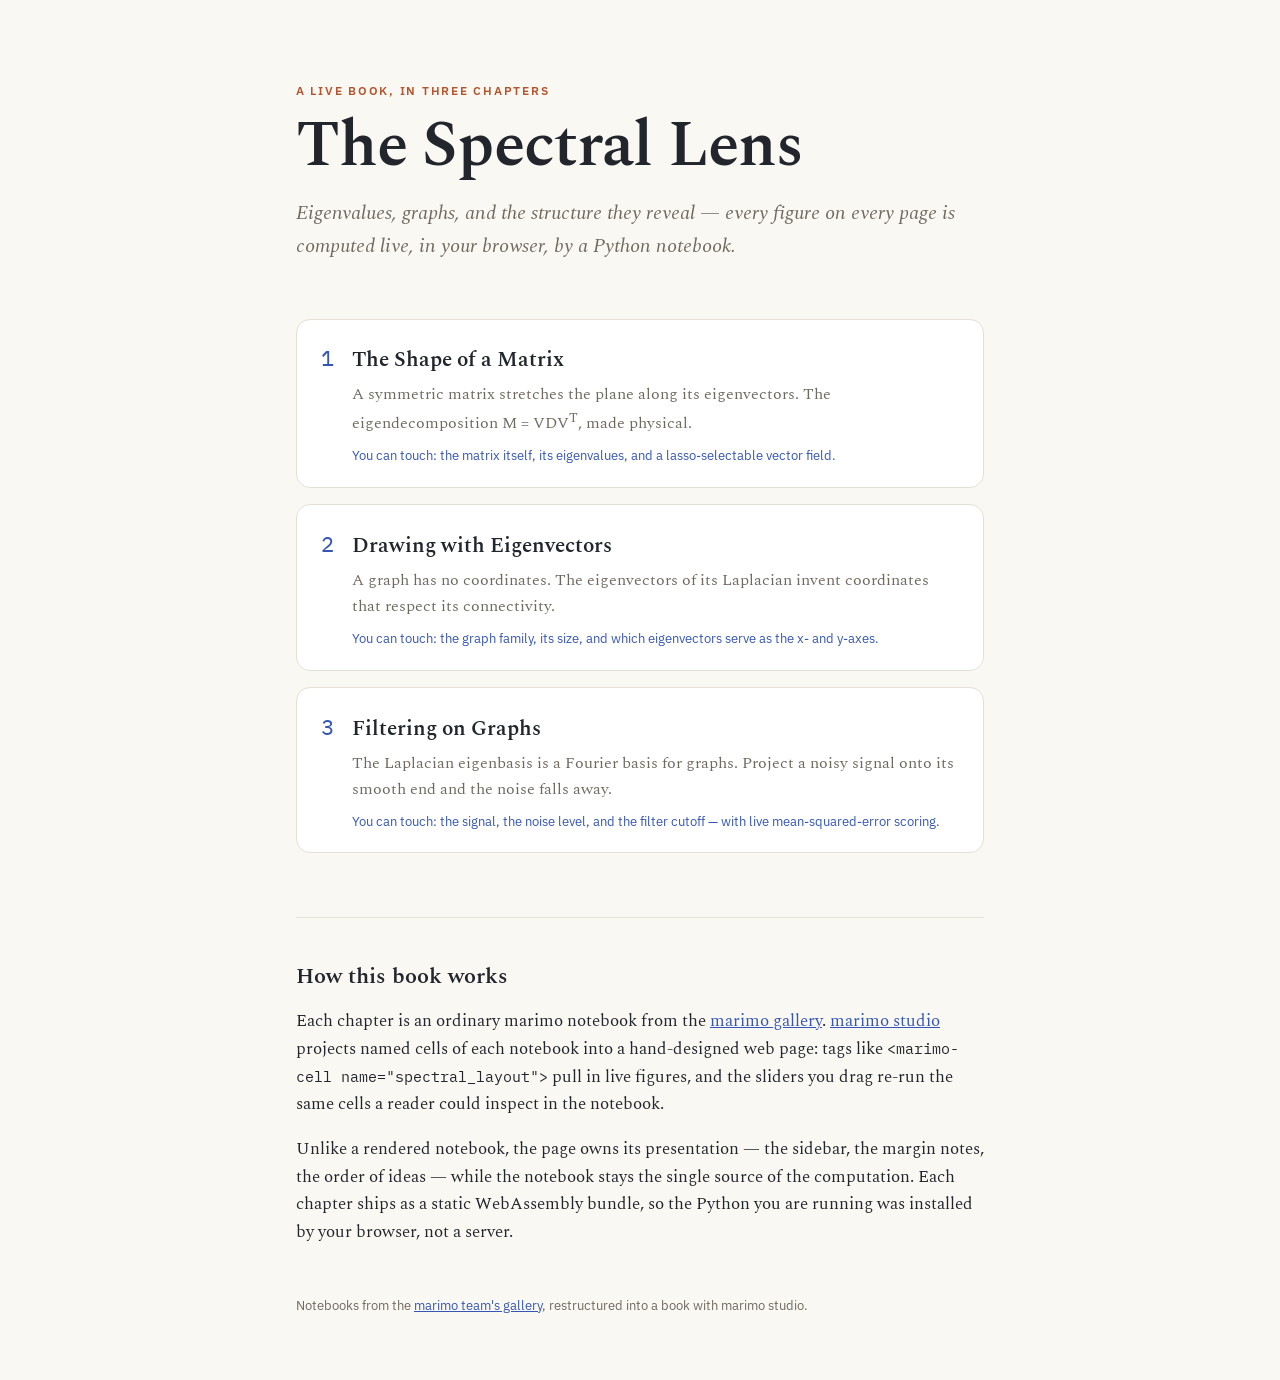
<file: home/index.html>
<!doctype html>
<html lang="en">
  <head>
    <meta charset="utf-8" />
    <meta name="viewport" content="width=device-width, initial-scale=1" />
    <title>The Spectral Lens</title>
    <link rel="preconnect" href="https://fonts.googleapis.com" />
    <link rel="preconnect" href="https://fonts.gstatic.com" crossorigin />
    <link
      rel="stylesheet"
      href="https://fonts.googleapis.com/css2?family=Spectral:ital,wght@0,400;0,600;1,400&family=IBM+Plex+Sans:wght@400;500;600&family=IBM+Plex+Mono:wght@400;600&display=swap"
    />
    <style>
      /* Matches the critical inline style on the chapter pages so
         navigation never flashes the browser's default white canvas. */
      :root {
        color-scheme: light dark;
      }
      html {
        background: #faf8f3;
      }
      @media (prefers-color-scheme: dark) {
        html {
          background: #15171c;
        }
      }

      :root {
        --paper: #faf8f3;
        --panel: #ffffff;
        --ink: #22252c;
        --muted: #6f6a60;
        --hairline: #e5e0d5;
        --accent: #3556b5;
        --accent-soft: #eef1fa;
        --warm: #b3552e;
        --serif: "Spectral", Georgia, serif;
        --sans: "IBM Plex Sans", system-ui, sans-serif;
        --mono: "IBM Plex Mono", ui-monospace, monospace;
      }

      @media (prefers-color-scheme: dark) {
        :root {
          --paper: #15171c;
          --panel: #1d2026;
          --ink: #e7e4dd;
          --muted: #9b968c;
          --hairline: #2b2f38;
          --accent: #7d97e0;
          --accent-soft: #232a3d;
          --warm: #d98b63;
        }
      }

      * {
        box-sizing: border-box;
      }

      body {
        margin: 0;
        background: var(--paper);
        color: var(--ink);
        font-family: var(--serif);
        font-size: 1.05rem;
        line-height: 1.65;
      }

      .wrap {
        max-width: 46rem;
        margin: 0 auto;
        padding: 5rem 1.5rem 4rem;
      }

      .eyebrow {
        font-family: var(--sans);
        font-size: 0.78rem;
        font-weight: 600;
        letter-spacing: 0.14em;
        text-transform: uppercase;
        color: var(--warm);
        margin: 0 0 0.8rem;
      }

      h1 {
        font-size: clamp(2.6rem, 7vw, 4rem);
        font-weight: 600;
        line-height: 1.05;
        letter-spacing: -0.015em;
        margin: 0 0 1rem;
      }

      .dek {
        font-size: 1.25rem;
        font-style: italic;
        color: var(--muted);
        margin: 0 0 3.5rem;
      }

      .chapters {
        list-style: none;
        margin: 0 0 4rem;
        padding: 0;
        display: grid;
        gap: 1rem;
      }

      .chapters a {
        display: grid;
        grid-template-columns: auto 1fr;
        gap: 1.1rem;
        align-items: baseline;
        background: var(--panel);
        border: 1px solid var(--hairline);
        border-radius: 14px;
        padding: 1.3rem 1.5rem;
        text-decoration: none;
        color: var(--ink);
        transition: border-color 120ms ease;
      }

      .chapters a:hover {
        border-color: var(--accent);
      }

      .chapters .no {
        font-family: var(--mono);
        font-size: 1.4rem;
        color: var(--accent);
      }

      .chapters h2 {
        font-size: 1.3rem;
        font-weight: 600;
        margin: 0 0 0.3rem;
      }

      .chapters p {
        margin: 0 0 0.5rem;
        color: var(--muted);
        font-size: 0.98rem;
      }

      .chapters .touch {
        font-family: var(--sans);
        font-size: 0.8rem;
        color: var(--accent);
        margin: 0;
      }

      .how {
        border-top: 1px solid var(--hairline);
        padding-top: 2.5rem;
      }

      .how h2 {
        font-size: 1.4rem;
        font-weight: 600;
        margin: 0 0 0.8rem;
      }

      .how p {
        margin: 0 0 1em;
      }

      .mono {
        font-family: var(--mono);
        font-size: 0.9em;
      }

      a {
        color: var(--accent);
      }

      footer {
        margin-top: 3rem;
        font-family: var(--sans);
        font-size: 0.82rem;
        color: var(--muted);
      }
    </style>
  </head>
  <body>
    <div class="wrap">
      <header>
        <p class="eyebrow">A live book, in three chapters</p>
        <h1>The Spectral Lens</h1>
        <p class="dek">
          Eigenvalues, graphs, and the structure they reveal — every figure on
          every page is computed live, in your browser, by a Python notebook.
        </p>
      </header>

      <ol class="chapters">
        <li>
          <a href="shape/">
            <span class="no">1</span>
            <span>
              <h2>The Shape of a Matrix</h2>
              <p>
                A symmetric matrix stretches the plane along its eigenvectors.
                The eigendecomposition M&nbsp;=&nbsp;VDV<sup>T</sup>, made
                physical.
              </p>
              <p class="touch">
                You can touch: the matrix itself, its eigenvalues, and a
                lasso-selectable vector field.
              </p>
            </span>
          </a>
        </li>
        <li>
          <a href="drawing/">
            <span class="no">2</span>
            <span>
              <h2>Drawing with Eigenvectors</h2>
              <p>
                A graph has no coordinates. The eigenvectors of its Laplacian
                invent coordinates that respect its connectivity.
              </p>
              <p class="touch">
                You can touch: the graph family, its size, and which
                eigenvectors serve as the x- and y-axes.
              </p>
            </span>
          </a>
        </li>
        <li>
          <a href="filtering/">
            <span class="no">3</span>
            <span>
              <h2>Filtering on Graphs</h2>
              <p>
                The Laplacian eigenbasis is a Fourier basis for graphs. Project
                a noisy signal onto its smooth end and the noise falls away.
              </p>
              <p class="touch">
                You can touch: the signal, the noise level, and the filter
                cutoff — with live mean-squared-error scoring.
              </p>
            </span>
          </a>
        </li>
      </ol>

      <section class="how">
        <h2>How this book works</h2>
        <p>
          Each chapter is an ordinary marimo notebook from the
          <a href="https://github.com/marimo-team/gallery-examples">marimo
          gallery</a>. <a href="https://pypi.org/project/marimo-studio/">marimo
          studio</a> projects named cells of each notebook into a hand-designed
          web page: tags like
          <span class="mono">&lt;marimo-cell name="spectral_layout"&gt;</span>
          pull in live figures, and the sliders you drag re-run the same cells
          a reader could inspect in the notebook.
        </p>
        <p>
          Unlike a rendered notebook, the page owns its presentation — the
          sidebar, the margin notes, the order of ideas — while the notebook
          stays the single source of the computation. Each chapter ships as a
          static WebAssembly bundle, so the Python you are running was
          installed by your browser, not a server.
        </p>
      </section>

      <footer>
        Notebooks from the
        <a href="https://github.com/marimo-team/gallery-examples">marimo team's
        gallery</a>, restructured into a book with marimo studio.
      </footer>
    </div>
  </body>
</html>
</file>
